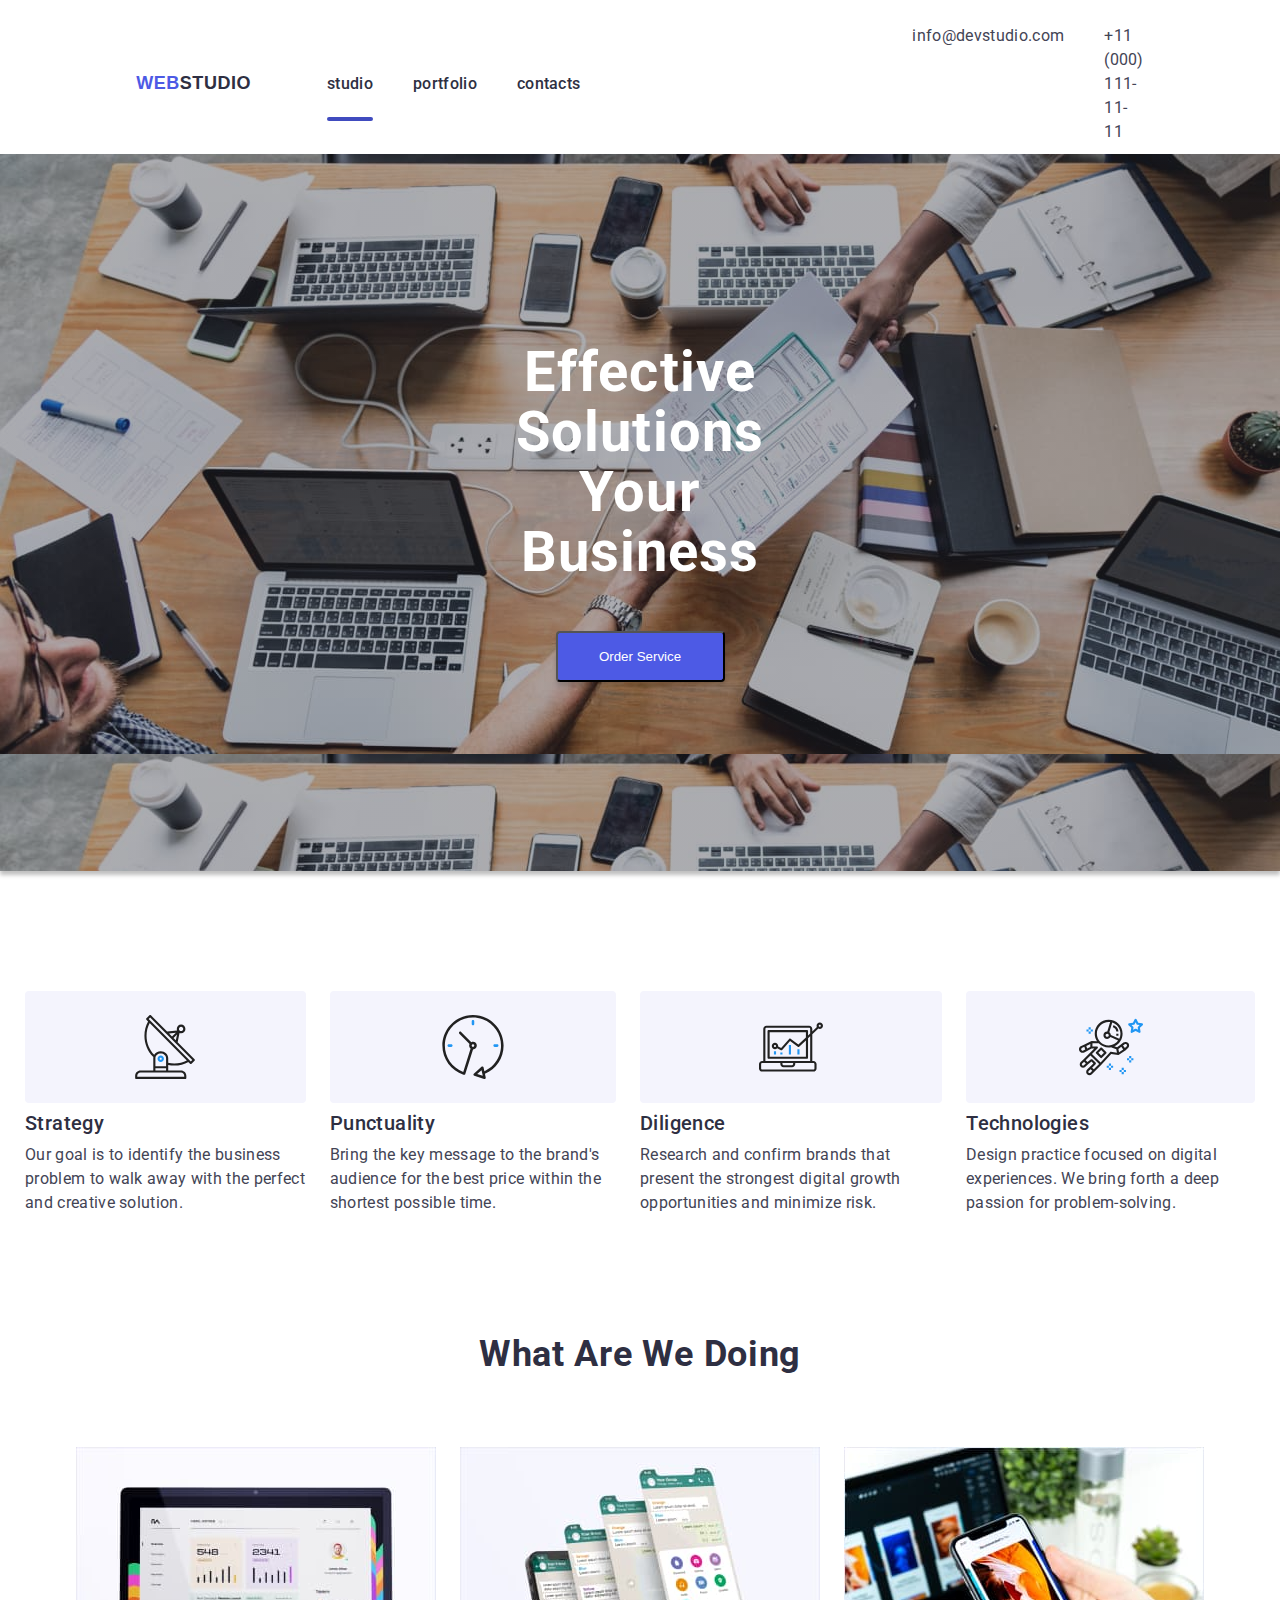
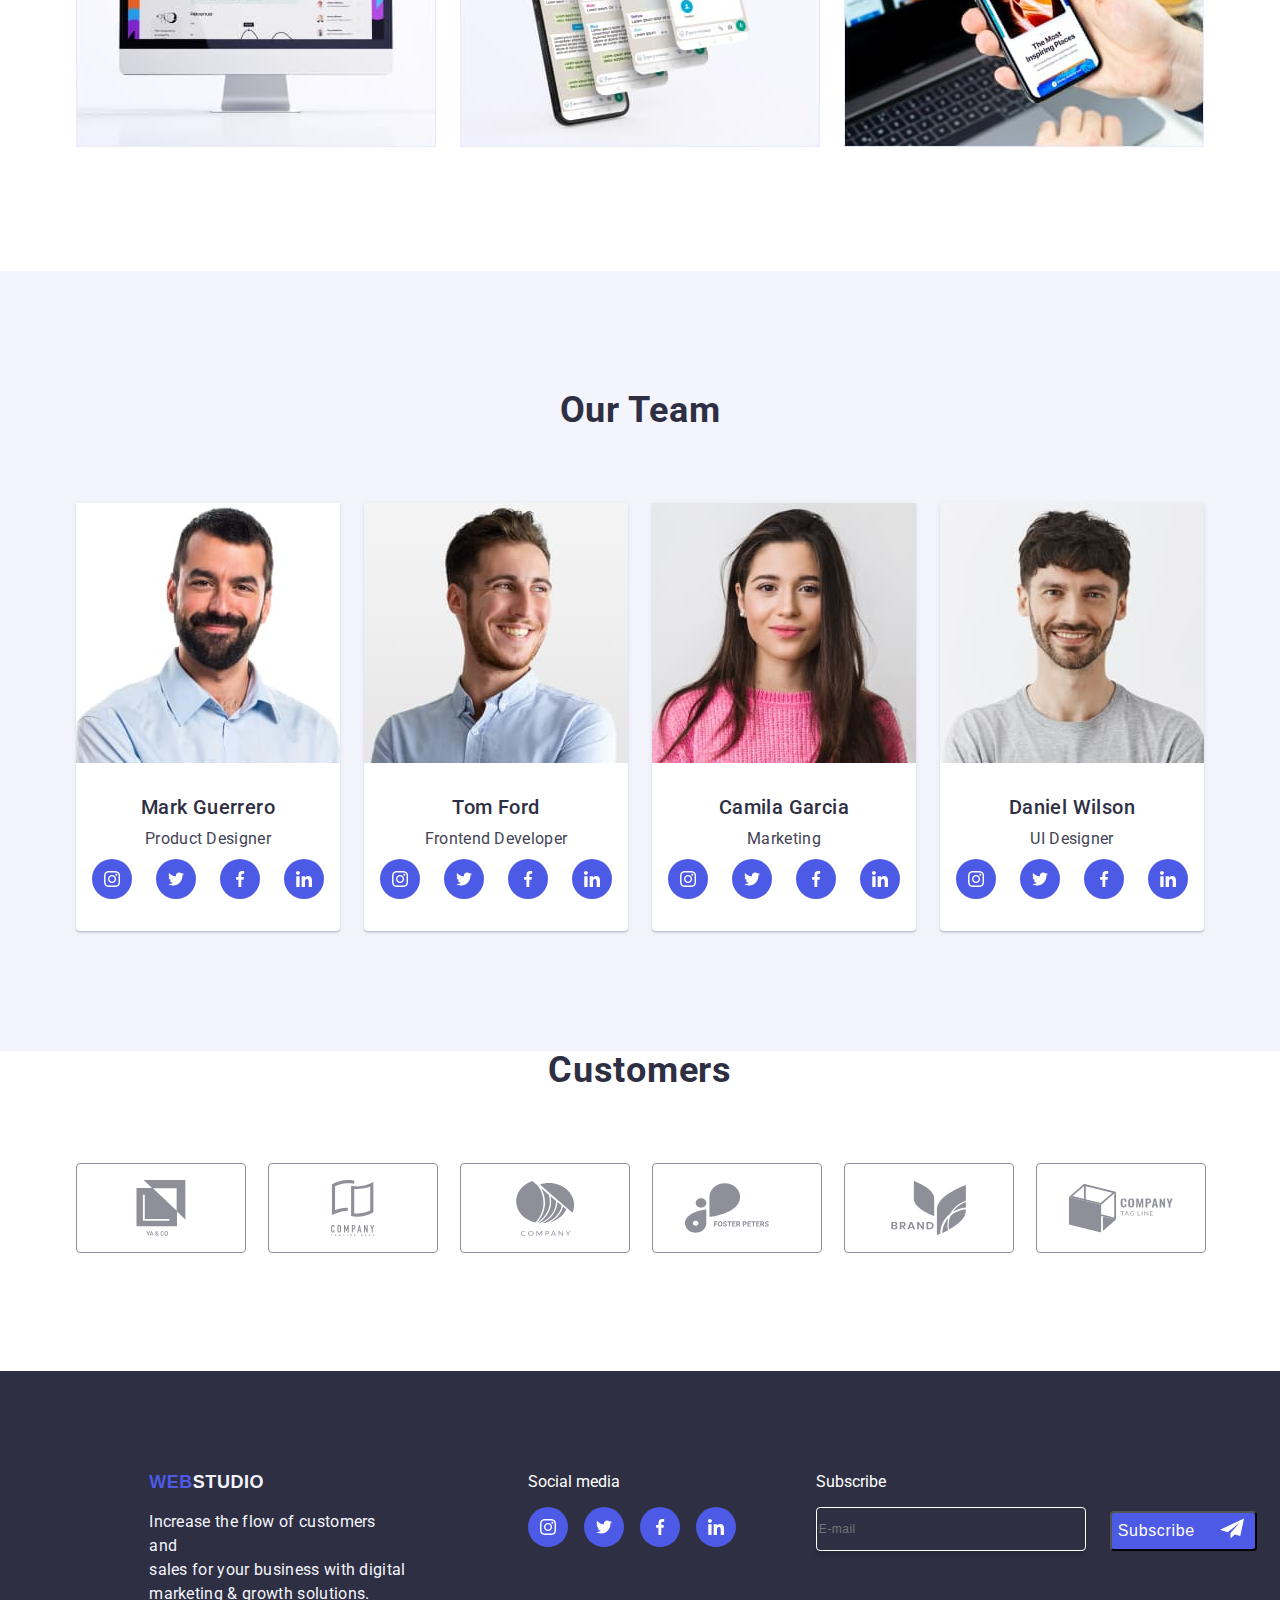
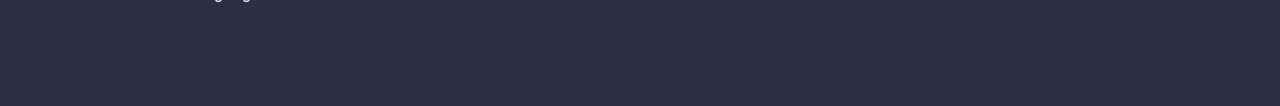
<file: index.html>
<!DOCTYPE html>
<html lang="en">
  <head>
    <meta charset="UTF-8" />
    <meta name="viewport" content="width=device-width, initial-scale=1.0" />
    <title>Document</title>
    <link rel="preconnect" href="https://fonts.googleapis.com" />
    <link rel="preconnect" href="https://fonts.gstatic.com" crossorigin />
    <link
      href="https://fonts.googleapis.com/css2?family=Raleway:ital,wght@0,100..900;1,100..900&family=Roboto:wght@400;500;700&display=swap"
      rel="stylesheet"
    />
    <link
      rel="stylesheet"
      href="https://cdnjs.cloudflare.com/ajax/libs/modern-normalize/2.0.0/modern-normalize.min.css"
      integrity="sha512-4xo8blKMVCiXpTaLzQSLSw3KFOVPWhm/TRtuPVc4WG6kUgjH6J03IBuG7JZPkcWMxJ5huwaBpOpnwYElP/m6wg=="
      crossorigin="anonymous"
      referrerpolicy="no-referrer"
    />
    <link rel="stylesheet" href="./css/reset.css" />
    <link rel="stylesheet" href="./css/styles.css" />
  </head>
  <body>
    <header>
      <div class="header">
        <div class="fon-header">
          <nav class="nav-flex">
            <a class="logo" href="./index.html">Web<span class="header-studio">Studio</span></a>

            <ul class="nav">
              <li class="studio-block">
                <a class="nav-list line-bottom" href="./index.html">studio</a>
              </li>
              <li><a class="nav-list" href="./portfolio.html">portfolio</a></li>
              <li><a class="nav-list" href="">contacts</a></li>
            </ul>
          </nav>
          <address>
            <ul class="address">
              <li class="address-list">
                <a class="mail" href="malito:info@devstudio.com">info@devstudio.com</a>
              </li>
              <li class="address-list">
                <a class="tel" href="tel:+110001111111">+11 (000) 111-11-11</a>
              </li>
            </ul>
          </address>
        </div>
      </div>
    </header>

    <main>
      <!-- ////-HERO-//// -->
      <section class="hero">
        <div class="fon-hero">
          <h1 class="hero-title">
            Effective Solutions <br />
            Your Business
          </h1>
          <button class="button-hero" data-modal-open type="button">Order Service</button>
        </div>
      </section>
      <section class="container">
        <ul class="text">
          <li class="text-block">
            <div class="text-fon">
              <svg class="text-icon" width="64" height="64">
                <use href="./images/symbol-defs.svg#icon-antenna"></use>
              </svg>
            </div>
            <h2 class="list">Strategy</h2>
            <p class="item">
              Our goal is to identify the business problem to walk away with the perfect and
              creative solution.
            </p>
          </li>
          <li class="text-block">
            <div class="text-fon">
              <svg class="text-icon" width="64" height="64">
                <use href="./images/symbol-defs.svg#icon-clock"></use>
              </svg>
            </div>
            <h2 class="list">Punctuality</h2>
            <p class="item">
              Bring the key message to the brand's audience for the best price within the shortest
              possible time.
            </p>
          </li>
          <li class="text-block">
            <div class="text-fon">
              <svg class="text-icon" width="64" height="64">
                <use href="./images/symbol-defs.svg#icon-diagram"></use>
              </svg>
            </div>
            <h2 class="list">Diligence</h2>
            <p class="item">
              Research and confirm brands that present the strongest digital growth opportunities
              and minimize risk.
            </p>
          </li>
          <li class="text-block">
            <div class="text-fon">
              <svg class="text-icon" width="64" height="64">
                <use href="./images/symbol-defs.svg#icon-astronaut"></use>
              </svg>
            </div>
            <h2 class="list">Technologies</h2>
            <p class="item">
              Design practice focused on digital experiences. We bring forth a deep passion for
              problem-solving.
            </p>
          </li>
        </ul>
      </section>

      <!-- ///////What are we doing//////// -->
      <section class="container">
        <div class="recklama-block">
          <h2>What are we doing</h2>
          <ul class="recklama-img">
            <li class="recklama-picture">
              <a href=""><img src="./images/mohitor.jpg" alt="monitor" width="360" /> </a>
            </li>
            <li class="recklama-picture">
              <a href=""><img src="./images/phone.jpg" alt="phone" width="360" /> </a>
            </li>
            <li class="recklama-picture">
              <a href=""><img src="./images/notebook.jpg" alt="notebook" width="360" /> </a>
            </li>
          </ul>
        </div>
        <!-- ///////Personal///// -->
      </section>
      <section class="fon">
        <div class="team">
          <h2>Our Team</h2>
          <ul class="team-block">
            <li class="team-img">
              <a class="team-list" href=""
                ><img src="./images/mark.jpg" alt="Product Designer" width="264" />
                <h3>Mark Guerrero</h3>
                <p>Product Designer</p></a
              >
              <ul class="social-block">
                <li class="social-link">
                  <a class="social-href" href="">
                    <svg>
                      <use
                        href="./images/symbol-defs.svg#icon-instagram"
                        width="16"
                        height="16"
                      ></use>
                    </svg>
                  </a>
                </li>
                <li class="social-link">
                  <a class="social-href" href="">
                    <svg>
                      <use
                        href="./images/symbol-defs.svg#icon-twitter"
                        width="16"
                        height="16"
                      ></use>
                    </svg>
                  </a>
                </li>
                <li class="social-link">
                  <a class="social-href" href="">
                    <svg>
                      <use
                        href="./images/symbol-defs.svg#icon-facebook"
                        width="16"
                        height="16"
                      ></use>
                    </svg>
                  </a>
                </li>
                <li class="social-link">
                  <a class="social-href" href="">
                    <svg>
                      <use
                        href="./images/symbol-defs.svg#icon-linkedin"
                        width="16"
                        height="16"
                      ></use>
                    </svg>
                  </a>
                </li>
              </ul>
            </li>
            <li class="team-img">
              <a class="team-list" href=""
                ><img src="./images/tom.jpg" alt="Frontend Developer" width="264" />
                <h3>Tom Ford</h3>
                <p>Frontend Developer</p></a
              >
              <ul class="social-block">
                <li class="social-link">
                  <a class="social-href" href="">
                    <svg>
                      <use
                        href="./images/symbol-defs.svg#icon-instagram"
                        width="16"
                        height="16"
                      ></use>
                    </svg>
                  </a>
                </li>
                <li class="social-link">
                  <a class="social-href" href="">
                    <svg>
                      <use
                        href="./images/symbol-defs.svg#icon-twitter"
                        width="16"
                        height="16"
                      ></use>
                    </svg>
                  </a>
                </li>
                <li class="social-link">
                  <a class="social-href" href="">
                    <svg>
                      <use
                        href="./images/symbol-defs.svg#icon-facebook"
                        width="16"
                        height="16"
                      ></use>
                    </svg>
                  </a>
                </li>
                <li class="social-link">
                  <a class="social-href" href="">
                    <svg>
                      <use
                        href="./images/symbol-defs.svg#icon-linkedin"
                        width="16"
                        height="16"
                      ></use>
                    </svg>
                  </a>
                </li>
              </ul>
            </li>
            <li class="team-img">
              <a class="team-list" href="">
                <img src="./images/kamila.jpg" alt="Marketing" width="264" />
                <h3>Camila Garcia</h3>
                <p>Marketing</p>
              </a>
              <ul class="social-block">
                <li class="social-link">
                  <a class="social-href" href="">
                    <svg>
                      <use
                        href="./images/symbol-defs.svg#icon-instagram"
                        width="16"
                        height="16"
                      ></use>
                    </svg>
                  </a>
                </li>
                <li class="social-link">
                  <a class="social-href" href="">
                    <svg>
                      <use
                        href="./images/symbol-defs.svg#icon-twitter"
                        width="16"
                        height="16"
                      ></use>
                    </svg>
                  </a>
                </li>
                <li class="social-link">
                  <a class="social-href" href="">
                    <svg>
                      <use
                        href="./images/symbol-defs.svg#icon-facebook"
                        width="16"
                        height="16"
                      ></use>
                    </svg>
                  </a>
                </li>
                <li class="social-link">
                  <a class="social-href" href="">
                    <svg>
                      <use
                        href="./images/symbol-defs.svg#icon-linkedin"
                        width="16"
                        height="16"
                      ></use>
                    </svg>
                  </a>
                </li>
              </ul>
            </li>
            <li class="team-img">
              <a class="team-list" href=""
                ><img src="./images/daniel.jpg" alt="UI Designer" width="264" />
                <h3>Daniel Wilson</h3>
                <p>UI Designer</p></a
              >
              <ul class="social-block">
                <li class="social-link">
                  <a class="social-href" href="">
                    <svg>
                      <use
                        href="./images/symbol-defs.svg#icon-instagram"
                        width="16"
                        height="16"
                      ></use>
                    </svg>
                  </a>
                </li>
                <li class="social-link">
                  <a class="social-href" href="">
                    <svg>
                      <use
                        href="./images/symbol-defs.svg#icon-twitter"
                        width="16"
                        height="16"
                      ></use>
                    </svg>
                  </a>
                </li>
                <li class="social-link">
                  <a class="social-href" href="">
                    <svg>
                      <use
                        href="./images/symbol-defs.svg#icon-facebook"
                        width="16"
                        height="16"
                      ></use>
                    </svg>
                  </a>
                </li>
                <li class="social-link">
                  <a class="social-href" href="">
                    <svg>
                      <use
                        href="./images/symbol-defs.svg#icon-linkedin"
                        width="16"
                        height="16"
                      ></use>
                    </svg>
                  </a>
                </li>
              </ul>
            </li>
          </ul>
        </div>
      </section>
      <!-- /////Customers///// -->
      <section class="container">
        <div class="customers">
          <h2>Customers</h2>
          <ul class="customers-block">
            <li class="customers-item">
              <a href="" class="customers-border">
                <svg>
                  <use href="./images/symbol-defs.svg#icon-group-1" widht="104" height="56"></use>
                </svg>
              </a>
            </li>
            <li class="customers-item">
              <a href="" class="customers-border">
                <svg>
                  <use href="./images/symbol-defs.svg#icon-group" widht="104" height="56"></use>
                </svg>
              </a>
            </li>
            <li class="customers-item">
              <a href="" class="customers-border">
                <svg>
                  <use href="./images/symbol-defs.svg#icon-group-2" widht="104" height="56"></use>
                </svg>
              </a>
            </li>
            <li class="customers-item">
              <a href="" class="customers-border">
                <svg>
                  <use href="./images/symbol-defs.svg#icon-group-3" widht="104" height="56"></use>
                </svg>
              </a>
            </li>
            <li class="customers-item">
              <a href="" class="customers-border">
                <svg>
                  <use href="./images/symbol-defs.svg#icon-group-4" widht="104" height="56"></use>
                </svg>
              </a>
            </li>
            <li class="customers-item">
              <a href="" class="customers-border">
                <svg>
                  <use href="./images/symbol-defs.svg#icon-group-5" widht="104" height="56"></use>
                </svg>
              </a>
            </li>
          </ul>
        </div>
      </section>
    </main>

    <footer class="footer">
      <div class="container">
        <div class="footer-fon">
          <div>
            <a class="footer-logo" href="./index.html"
              >Web<span class="footer-studio">Studio</span></a
            >
            <p class="footer-text">
              Increase the flow of customers and <br />
              sales for your business with digital <br />marketing & growth solutions.
            </p>
          </div>

          <div class="footer-social">
            <p>Social media</p>
            <ul class="footer-social-block">
              <li class="footer-social-items">
                <a class="footer-social-link" href="">
                  <svg><use href="./images/symbol-defs.svg#icon-instagram"></use></svg>
                </a>
              </li>
              <li class="footer-social-items">
                <a class="footer-social-link" href="">
                  <svg><use href="./images/symbol-defs.svg#icon-twitter"></use></svg>
                </a>
              </li>
              <li class="footer-social-items">
                <a class="footer-social-link" href="">
                  <svg><use href="./images/symbol-defs.svg#icon-facebook"></use></svg>
                </a>
              </li>
              <li class="footer-social-items">
                <a class="footer-social-link" href="">
                  <svg><use href="./images/symbol-defs.svg#icon-linkedin"></use></svg>
                </a>
              </li>
            </ul>
          </div>
          <form class="footer-form">
            <div class="subscribe">
              <label for="subscribe">Subscribe</label>
              <input type="email" name="subscribe" id="subscribe" placeholder="E-mail" />
            </div>
            <div class="button-subscribe">
              <button type="submit">Subscribe</button>
              <svg class="subscribe-svg">
                <use href="./images/symbol-defs.svg#icon-flay"></use>
              </svg>
            </div>
          </form>
        </div>
      </div>
    </footer>
    <!-- Модалка -->
    <div class="backdrop is-hidden" data-modal>
      <div class="modal">
        <form class="form" autocomplete="off">
          <p>Leave your contacts and we will call you back</p>
          <div class="info">
            <input class="info-input" type="text" name="name" id="name" placeholder=" " autofocus />
            <label class="info-label" for="name">Name </label>
            <svg class="info-svg">
              <use href="./images/symbol-defs.svg#person-modal"></use>
            </svg>
          </div>

          <div class="info">
            <input class="info-input" type="tel" name="phone" id="phone" placeholder=" " />
            <label class="info-label" for="phone">Phone </label>
            <svg class="info-svg">
              <use href="./images/symbol-defs.svg#phone-modal"></use>
            </svg>
          </div>

          <div class="info">
            <input class="info-input" type="email" name="mail" id="mail" placeholder=" " />
            <label class="info-label" for="mail">Email </label>
            <svg class="info-svg">
              <use href="./images/symbol-defs.svg#email-modal"></use>
            </svg>
          </div>
          <div class="comment">
            <label for="comment">Comment</label>
            <textarea name="comment" id="comment" rows="8" placeholder="Text input"></textarea>
          </div>
          <div class="policy">
            <label class="checkbox-label" for="policy">
              <input class="checkbox" type="checkbox" name="policy" id="policy" />
             <span class="checkbox-border"></span>
              <span class="checkbox-accept"> I accept the terms and conditions of the</span>
              
            </label>
          </div>
          <div class="submit-button">
            <button class="submit" type="submit">send</button>
          </div>
        </form>
        <div class="close-fon" data-modal-close>
          <svg class="close-modal" width="8" height="8">
            <use href="./images/symbol-defs.svg#icon-close" alt="close" />
          </svg>
        </div>
      </div>
    </div>
    <script src="./js/modal.js"></script>
  </body>
</html>
</file>
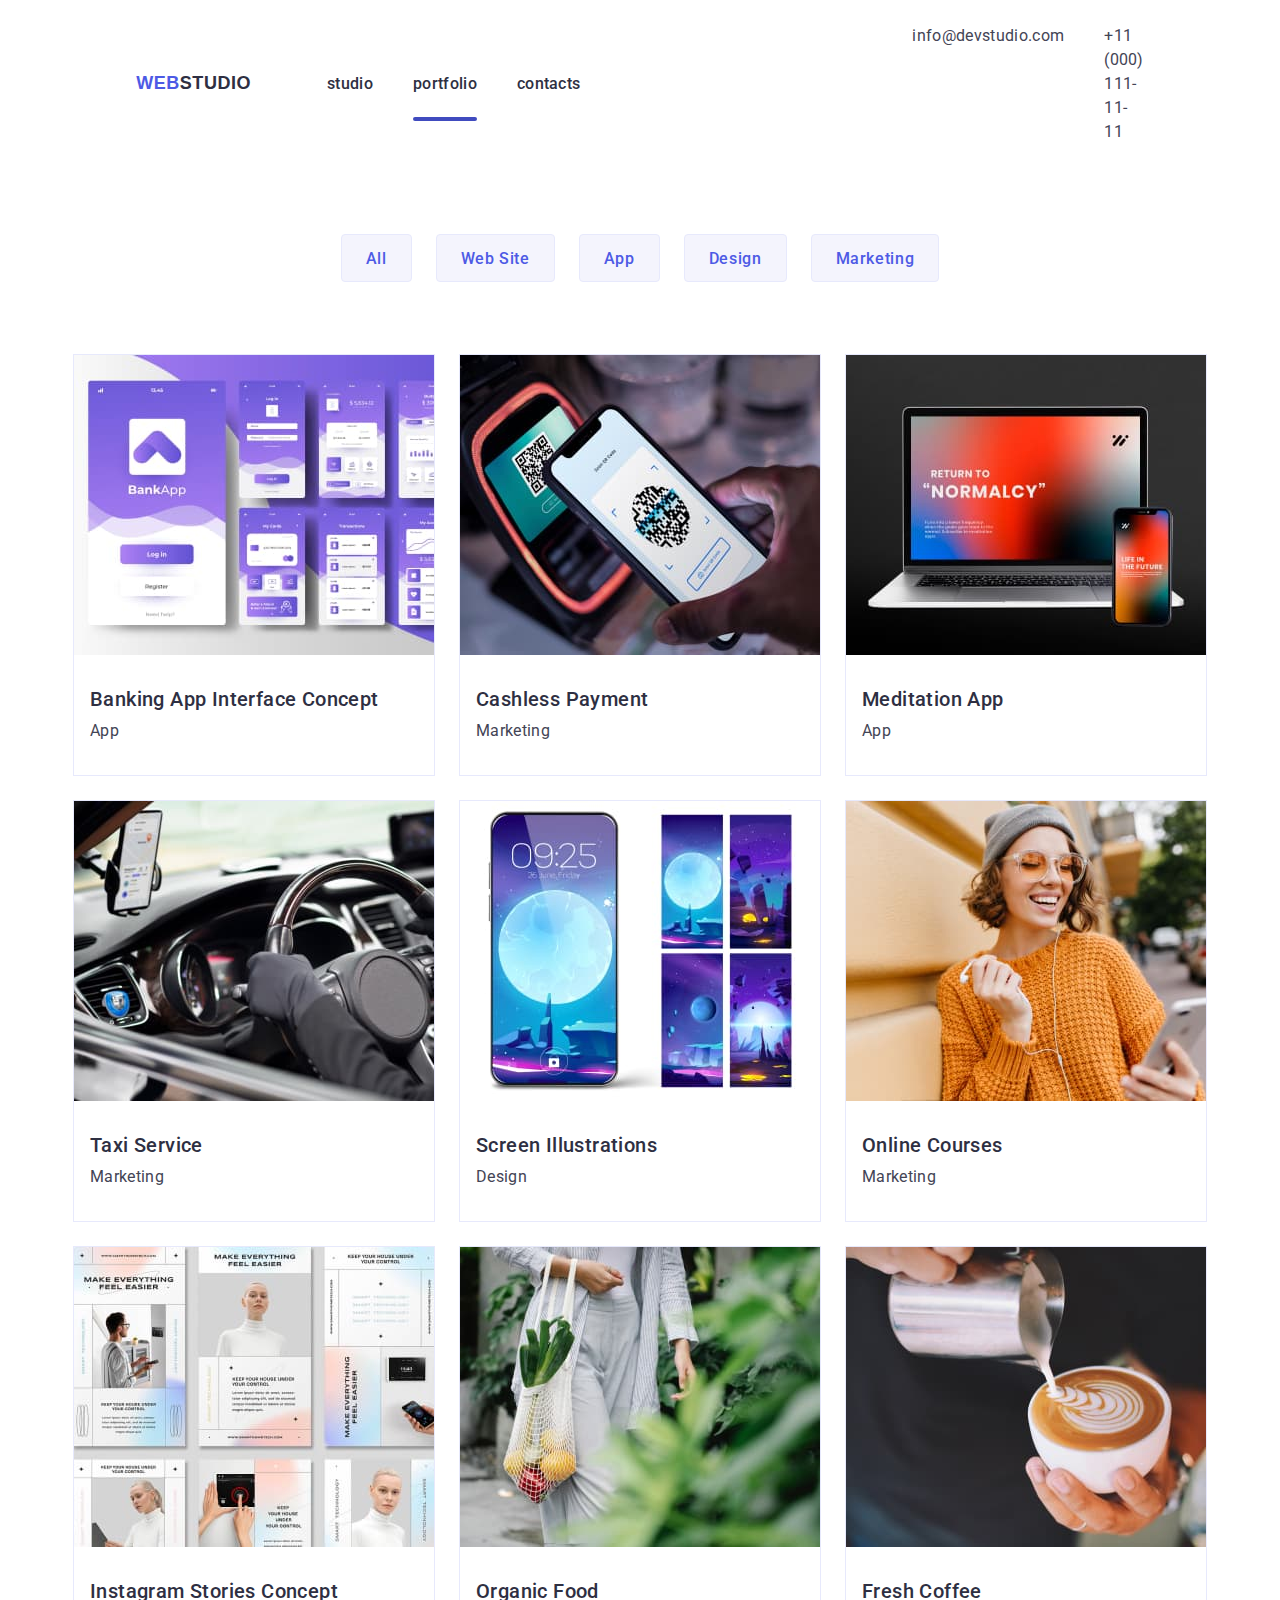
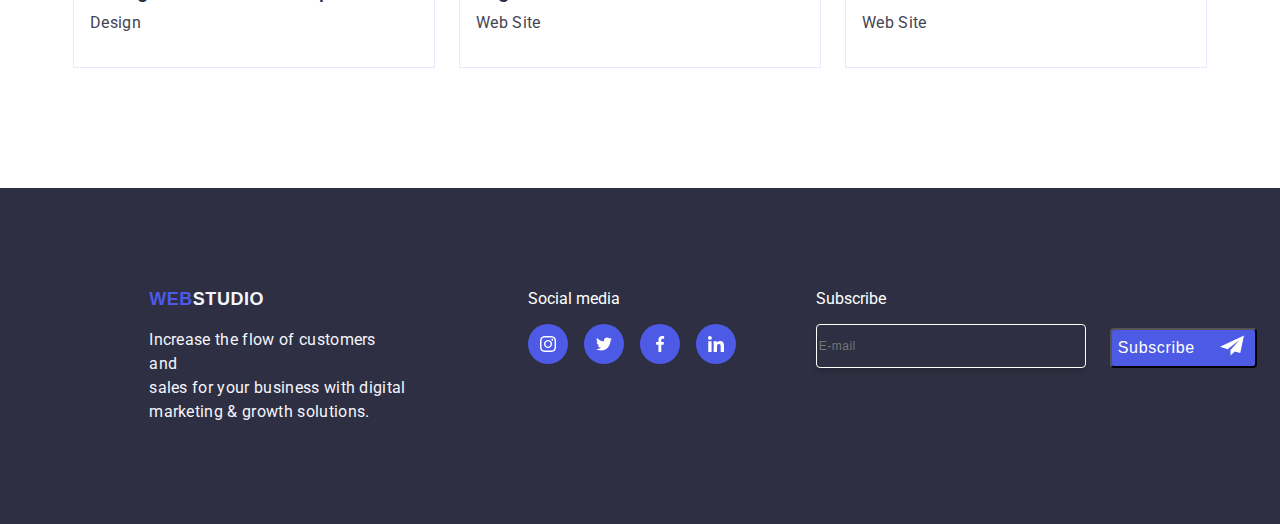
<file: portfolio.html>
<!DOCTYPE html>
<html lang="en">
  <head>
    <meta charset="UTF-8" />
    <meta name="viewport" content="width=device-width, initial-scale=1.0" />
    <title>Document</title>
    <link rel="preconnect" href="https://fonts.googleapis.com" />
    <link rel="preconnect" href="https://fonts.gstatic.com" crossorigin />
    <link
      href="https://fonts.googleapis.com/css2?family=Raleway:ital,wght@0,100..900;1,100..900&family=Roboto:wght@400;500;700&display=swap"
      rel="stylesheet"
    />
    <link
      rel="stylesheet"
      href="https://cdnjs.cloudflare.com/ajax/libs/modern-normalize/2.0.0/modern-normalize.min.css"
      integrity="sha512-4xo8blKMVCiXpTaLzQSLSw3KFOVPWhm/TRtuPVc4WG6kUgjH6J03IBuG7JZPkcWMxJ5huwaBpOpnwYElP/m6wg=="
      crossorigin="anonymous"
      referrerpolicy="no-referrer"
    />
    <link rel="stylesheet" href="./css/reset.css" />
    <link rel="stylesheet" href="./css/styles.css" />
  </head>
  <body>
    <header class="header">
      <div class="header">
        <div class="fon-header margin-header">
          <nav class="nav-flex">
            <a class="logo" href="./index.html">Web<span class="header-studio">Studio</span></a>

            <ul class="nav">
              <li><a class="nav-list" href="./index.html">studio</a></li>
              <li><a class="nav-list line-bottom" href="./portfolio.html">portfolio</a></li>
              <li><a class="nav-list" href="">contacts</a></li>
            </ul>
          </nav>
          <address>
            <ul class="address">
              <li class="address-list">
                <a class="mail" href="malito:info@devstudio.com">info@devstudio.com</a>
              </li>
              <li class="address-list">
                <a class="tel" href="tel:+110001111111">+11 (000) 111-11-11</a>
              </li>
            </ul>
          </address>
        </div>
      </div>
    </header>
    <main>
      <!-- ///////Button-Portfolio//////////// -->
      <section class="container btn">
        <ul class="button-block">
          <li><button class="button-portfolio all" type="button">All</button></li>
          <li><button class="button-portfolio web" type="button">Web Site</button></li>
          <li><button class="button-portfolio app" type="button">App</button></li>
          <li><button class="button-portfolio design" type="button">Design</button></li>
          <li><button class="button-portfolio marketing" type="button">Marketing</button></li>
        </ul>
        <!-- //////Portfolio///////// -->
      </section>
      <section class="container">
        <ul class="label">
          <li class="label-items">
            <a class="label-img" href=""
              ><div class="label-block">
                <img src="./images/bankapp.jpg" alt="Cashless Payment" width="360" />
                <div class="label-fone">
                  <p>
                    14 Stylish and User-Friendly App Design Concepts · Task Manager App · Calorie
                    Tracker App · Exotic Fruit Ecommerce App · Cloud Storage App
                  </p>
                </div>
              </div>
              <h2>Banking App Interface Concept</h2>
              <p>App</p></a
            >
          </li>
          <li class="label-items">
            <a class="label-img" href=""
              ><div class="label-block">
                <img src="./images/quarcode.jpg" alt="Cashless Payment" width="360" />
                <div class="label-fone">
                  <p>
                    14 Stylish and User-Friendly App Design Concepts · Task Manager App · Calorie
                    Tracker App · Exotic Fruit Ecommerce App · Cloud Storage App
                  </p>
                </div>
              </div>
              <h2>Cashless Payment</h2>
              <p>Marketing</p>
            </a>
          </li>
          <li class="label-items">
            <a class="label-img" href=""
              ><div class="label-block">
                <img src="./images/notebookfone.jpg" alt="Cashless Payment" width="360" />
                <div class="label-fone">
                  <p>
                    14 Stylish and User-Friendly App Design Concepts · Task Manager App · Calorie
                    Tracker App · Exotic Fruit Ecommerce App · Cloud Storage App
                  </p>
                </div>
              </div>
              <h2>Meditation App</h2>
              <p>App</p>
            </a>
          </li>
          <li class="label-items">
            <a class="label-img" href=""
              ><div class="label-block">
                <img src="./images/avto.jpg" alt="Cashless Payment" width="360" />
                <div class="label-fone">
                  <p>
                    14 Stylish and User-Friendly App Design Concepts · Task Manager App · Calorie
                    Tracker App · Exotic Fruit Ecommerce App · Cloud Storage App
                  </p>
                </div>
              </div>
              <h2>Taxi Service</h2>
              <p>Marketing</p>
            </a>
          </li>
          <li class="label-items">
            <a class="label-img" href=""
              ><div class="label-block">
                <img src="./images/smartfone.jpg" alt="Cashless Payment" width="360" />
                <div class="label-fone">
                  <p>
                    14 Stylish and User-Friendly App Design Concepts · Task Manager App · Calorie
                    Tracker App · Exotic Fruit Ecommerce App · Cloud Storage App
                  </p>
                </div>
              </div>
              <h2>Screen Illustrations</h2>
              <p>Design</p>
            </a>
          </li>
          <li class="label-items">
            <a class="label-img" href=""
              ><div class="label-block">
                <img src="./images/orang.jpg" alt="Cashless Payment" width="360" />
                <div class="label-fone">
                  <p>
                    14 Stylish and User-Friendly App Design Concepts · Task Manager App · Calorie
                    Tracker App · Exotic Fruit Ecommerce App · Cloud Storage App
                  </p>
                </div>
              </div>
              <h2>Online Courses</h2>
              <p>Marketing</p>
            </a>
          </li>
          <li class="label-items">
            <a class="label-img" href=""
              ><div class="label-block">
                <img src="./images/instagram.jpg" alt="Cashless Payment" width="360" />
                <div class="label-fone">
                  <p>
                    14 Stylish and User-Friendly App Design Concepts · Task Manager App · Calorie
                    Tracker App · Exotic Fruit Ecommerce App · Cloud Storage App
                  </p>
                </div>
              </div>
              <h2>Instagram Stories Concept</h2>
              <p>Design</p>
            </a>
          </li>
          <li class="label-items">
            <a class="label-img" href=""
              ><div class="label-block">
                <img src="./images/food.jpg" alt="Cashless Payment" width="360" />
                <div class="label-fone">
                  <p>
                    14 Stylish and User-Friendly App Design Concepts · Task Manager App · Calorie
                    Tracker App · Exotic Fruit Ecommerce App · Cloud Storage App
                  </p>
                </div>
              </div>
              <h2>Organic Food</h2>
              <p>Web Site</p>
            </a>
          </li>
          <li class="label-items">
            <a class="label-img" href=""
              ><div class="label-block">
                <img src="./images/kofe.jpg" alt="Cashless Payment" width="360" />
                <div class="label-fone">
                  <p>
                    14 Stylish and User-Friendly App Design Concepts · Task Manager App · Calorie
                    Tracker App · Exotic Fruit Ecommerce App · Cloud Storage App
                  </p>
                </div>
              </div>
              <h2>Fresh Coffee</h2>
              <p>Web Site</p>
            </a>
          </li>
        </ul>
      </section>
    </main>
    <footer class="footer">
      <div class="container">
        <div class="footer-fon">
          <div>
            <a class="footer-logo" href="./index.html"
              >Web<span class="footer-studio">Studio</span></a
            >
            <p class="footer-text">
              Increase the flow of customers and <br />
              sales for your business with digital <br />marketing & growth solutions.
            </p>
          </div>

          <div class="footer-social">
            <p>Social media</p>
            <ul class="footer-social-block">
              <li class="footer-social-items">
                <a class="footer-social-link" href="">
                  <svg><use href="./images/symbol-defs.svg#icon-instagram"></use></svg>
                </a>
              </li>
              <li class="footer-social-items">
                <a class="footer-social-link" href="">
                  <svg><use href="./images/symbol-defs.svg#icon-twitter"></use></svg>
                </a>
              </li>
              <li class="footer-social-items">
                <a class="footer-social-link" href="">
                  <svg><use href="./images/symbol-defs.svg#icon-facebook"></use></svg>
                </a>
              </li>
              <li class="footer-social-items">
                <a class="footer-social-link" href="">
                  <svg><use href="./images/symbol-defs.svg#icon-linkedin"></use></svg>
                </a>
              </li>
            </ul>
          </div>
          <form class="footer-form">
            <div class="subscribe">
              <label for="subscribe">Subscribe</label>
              <input type="email" name="subscribe" id="subscribe" placeholder="E-mail" />
            </div>
            <div class="button-subscribe">
              <button type="submit">Subscribe</button>
              <svg class="subscribe-svg">
                <use href="./images/symbol-defs.svg#icon-flay"></use>
              </svg>
            </div>
          </form>
        </div>
      </div>
    </footer>
  </body>
</html>
</file>
<file: css/styles.css>
:root {
    --navy-blue: #2E2F42;
    --slate: #434455;
    --ocean: #404BBF;
    --iris: #4D5AE5;
    --white: #ffff;
    --cloud: #F4F4FD;
    --cornflower: #E7E9FC;
    --green: #31D0AA;
    --DAIRY: #fcfcfc;

    --font-family: 'Roboto', sans-serif;
    --second-family: ' Raleway', sans-serif;

}

html {
    list-style: none;

}



body {
    font-family: var(--font-family);
    color: var(--navy-blue);
    list-style: none;
    margin: 0;
    background-color: #ffff;
}

ul {
    list-style: none;
}

.container {
    width: 1230px;
    padding: 0 15px;
    margin: 0 auto;

}

/* //////////////  header ////////////////*/

.logo {

    font-family: var(--second-family);
    font-weight: 800;
    font-size: 18px;
    line-height: 117%;
    letter-spacing: 0.03em;
    text-transform: uppercase;
    color: var(--iris);
    text-decoration: none;
}

.header {
    display: flex;
    align-items: center;
    justify-content: center;

}

.fon-header {
    display: flex;
    align-items: center;
    justify-content: center;
    padding: 14px 153px 0 153px;
}

.nav-flex {
    display: flex;
    align-items: center;

}

.address {
    display: flex;
    margin-left: 332px;

    padding: 10px 0;
    gap: 40px;
}

address {
    display: flex;
}

.header-studio {
    color: var(--navy-blue);
}

.nav {
    display: flex;
    margin-left: 76px;
    gap: 40px;

    font-weight: 500;
    line-height: 150%;
}

.nav-list {

    display: block;
    font-weight: 500;
    line-height: 150%;
    letter-spacing: 0.32px;
    padding-top: 24px;
    padding-bottom: 24px;
    position: relative;
    color: var(--navy-blue);
    transition: color 250ms cubic-bezier(0.4, 0, 0.2, 1);
}

.nav-list:hover,
.nav-list:focus {
    color: var(--ocean);
}

.line-bottom::after {
    content: '';
    display: block;

    position: absolute;

    width: 100%;
    height: 4px;
    border-radius: 2px;
    background-color: var(--ocean);
    bottom: -1px;

}

.mail {
    font-size: 16px;
    line-height: 150%;
    letter-spacing: 0.02em;
    color: var(--slate);
    text-decoration: none;
    transition: color 250ms cubic-bezier(0.4, 0, 0.2, 1);
}

.mail:hover,
.mail:focus {
    color: var(--ocean);
}

.tel {

    font-size: 16px;
    line-height: 150%;
    letter-spacing: 0.02em;
    color: var(--slate);
    text-decoration: none;
    transition: color 250ms cubic-bezier(0.4, 0, 0.2, 1);
}

.tel:hover,
.tel:focus {
    color: var(--ocean);
}

/* //////////HERO////////////// */
.hero {
    /* width: 1440px; */

    display: flex;
    justify-content: center;
    margin: 0 auto;

}

.fon-hero {

    padding: 189px 472.5px;
    margin-bottom: 120px;

    background: linear-gradient(to right, rgba(47, 48,
                58,
                0.4), rgba(47,
                48, 58, 0.4)),
        url(../images/people-office.jpg);


    box-shadow: 0px 4px 4px 0px rgba(0, 0, 0, 0.25);
    text-align: center;
}

.hero-title {
    margin-bottom: 48px;
    font-weight: 700;
    font-size: 56px;
    line-height: 107%;
    letter-spacing: 0.02em;
    color: var(--white);
}

.button-hero {
    border-radius: 4px;
    padding: 16px 22px;
    width: 169px;
    box-shadow: 0 4px 4px 0 rgba(0, 0, 0, 0.15);
    background: var(--iris);
    color: white;
    cursor: pointer;
    transition: background-color 250ms cubic-bezier(0.4, 0, 0.2, 1);
}

.button-hero:hover,
.button-hero:focus {
    background-color: var(--ocean);
}

/* ////////modal//////////// */
.backdrop {
    position: fixed;
    top: 0;
    left: 0;
    width: 100%;
    height: 100%;
    background-color: rgba(46, 47, 66, 0.4);

}

.is-hidden {
    display: none;
    pointer-events: none;
}

.modal {

    position: absolute;
    top: 50%;
    left: 50%;
    transform: translate(-50%, -50%) scale(1);
    width: 408px;
    height: 584px;
    flex-shrink: 0;
    border-radius: 4px;
    background: var(--DAIRY);
    box-shadow: 0px 1px 1px 0px rgba(0, 0, 0, 0.14), 0px 1px 3px 0px rgba(0, 0, 0, 0.12),
        0px 2px 1px 0px rgba(0, 0, 0, 0.2);
}


.close-modal {
    position: absolute;
}

.close-fon {
    display: flex;
    align-items: center;
    justify-content: center;
    position: absolute;
    top: 24px;
    right: 24px;
    height: 24px;
    width: 24px;
    border-radius: 50%;
    background-color: #E7E9FC;
    transition: background-color 250ms cubic-bezier(0.4, 0, 0.2, 1),
        fill 250ms cubic-bezier(0.4, 0, 0.2, 1);
}

.close-fon:hover {
    background-color: var(--ocean);
    fill: #FFF;
}

textarea {
    resize: none;
}

.form {
    display: flex;
    flex-direction: column;

    width: 100%;
    height: 100%;
    padding: 20px;
}

.form>p {
    margin-top: 72px;
    margin-bottom: 16px;

    text-align: center;
    font-style: normal;
    font-weight: 500;
    line-height: 150%;
    letter-spacing: 0.32px;
    font-size: 16px;
}

.comment textarea {
    color: #8E8F99;

    font-family: Roboto;
    font-size: 12px;
    font-style: normal;
    font-weight: 400;
    line-height: 116.6%;
    letter-spacing: 0.48px;
}

.form label {


    color: #8E8F99;

    font-family: Roboto;
    font-size: 12px;
    font-style: normal;
    font-weight: 400;
    line-height: 116.6%;
    letter-spacing: 0.48px;
}

.info {
    position: relative;
}

.info-svg {
    position: absolute;
    width: 18px;
    height: 24px;
    top: 50%;
    left: 16px;
    transform: translateY(-80%);
    fill: var(--slate);
    transition: fill 250ms cubic-bezier(0.4, 0, 0.2, 1);
}

.info-label {
    position: absolute;
    left: 50px;
    bottom: 50%;
    transform: translateY(20%);
    transition: transform 250ms cubic-bezier(0.4, 0, 0.2, 1);
}

.info input {
    margin-bottom: 14px;
    padding-left: 40px;

    width: 360px;
    height: 40px;
    flex-shrink: 0;
    border-radius: 4px;
    border: 1px solid rgba(46, 47, 66, 0.40);
    transition: border 250ms cubic-bezier(0.4, 0, 0.2, 1);
}

.info:focus-within>.info-input {
    border: 1px solid var(--iris);
}

/*  //Скидання стилю input ////  */

:focus-visible {
    outline-color: 0;
    outline-style: 0;
    outline-width: 0;
}

.info-input:focus+.info-label,
.info-input:not(:placeholder-shown)+.info-label {
    transform: translateY(-180%);
    left: 0px;
}

.info-input:focus~.info-svg,
.info-input:not(:placeholder-shown)~.info-svg {
    fill: #4D5AE5;
}

.comment {
    display: flex;
    flex-direction: column;
    width: 360px;
    height: 120px;
    flex-shrink: 0;
}

.comment textarea {
    margin-bottom: 16px;
}

.policy {
    display: inline;
    margin-bottom: 24px;
}

.checkbox {
    position: absolute;
    width: 1px;
    height: 1px;
    margin: -1px;
    border: 0;
    padding: 0;
    clip: rect(0 0 0 0);
    overflow: hidden;
}

.checkbox-border {
    display: inline-block;
    border-radius: 2px;
    border: 1px solid var(--navy-blue);
    background-color: #FFF;
    width: 16px;
    height: 16px;

    transition: background-color 250ms cubic-bezier(0.4, 0, 0.2, 1);
}

.checkbox-label {
    display: flex;
    align-items: center;
}

.checkbox-accept {
    margin-left: 10px;
}

.checkbox:checked~.checkbox-border {
    border-color: transparent;
    background-color: var(--iris);
    background-image: url(../images/click.svg);
    background-size: contain;


}

.submit {
    display: inline-flex;
    padding: 12px 62px;

    border-radius: 4px;
    background: var(--iris);
    box-shadow: 0px 4px 4px 0px rgba(0, 0, 0, 0.15);
    color: var(--cloud);
    text-align: center;


    font-size: 16px;
    font-style: normal;
    font-weight: 500;
    line-height: 150%;

    letter-spacing: 0.64px
}

.submit-button {
    display: flex;
    justify-content: center;
    align-items: center;


}

/* ////////////////.....text.....//////////////////// */
.text {
    display: flex;
    gap: 24px;
}

.text-block {

    margin-bottom: 120px;
}

.text .list {

    margin-bottom: 8px;
    font-weight: 500;
    font-size: 20px;
    line-height: 120%;
    letter-spacing: 0.02em;
}

.text .item {
    margin: 0;

    font-family: var(--font-family);
    font-size: 16px;
    line-height: 150%;
    letter-spacing: 0.02em;
    color: var(--slate);
}

.text-fon {
    display: flex;
    justify-content: center;
    height: 112px;
    align-items: center;
    border-radius: 4px;
    margin-bottom: 8px;
    background-color: var(--cloud);
}

/* ////////////What are we doing///////////// */

.recklama-block>h2 {
    margin-bottom: 72px;
    font-weight: 700;
    font-size: 36px;
    line-height: 111%;
    letter-spacing: 0.02em;
    text-transform: capitalize;
    text-align: center;
}

.recklama-block {

    text-align: center;
}

.recklama-img {
    display: flex;
    justify-content: center;


    margin-bottom: 120px;

    gap: 24px;
}

/* /////////////Personal///////////////////// */
.fon {
    display: flex;
    justify-content: center;

}

.team {

    padding: 120px 156px;
    background: var(--cloud);
    size: calc(100%);

}

.team-block {
    display: flex;
    justify-content: center;

    gap: 24px;
    padding: 0;

}

.team>h2 {
    margin-bottom: 72px;
    text-align: center;
    font-size: 36px;
    font-style: normal;
    font-weight: 700;
    line-height: 111%;
    letter-spacing: 0.72px;
    text-transform: capitalize;
}

.team-list>h3 {
    margin-bottom: 8px;
    font-family: var(--font-family);
    font-weight: 500;
    font-size: 20px;
    line-height: 120%;
    letter-spacing: 0.02em;
    text-align: center;
    color: var(--navy-blue);
}

.team-list>p {
    font-family: var(--font-family);
    font-size: 16px;
    line-height: 150%;
    letter-spacing: 0.02em;
    text-align: center;
    color: var(--slate);

}

.team-list {
    display: flex;
    padding-bottom: 8px;
    flex-direction: column;
    justify-content: center;
    align-items: center;



}

.team-list>img {
    margin-bottom: 32px;

}

.team-img {
    border-radius: 0px 0px 4px 4px;
    background: var(--WHITE, #FFF);
    box-shadow: 0px 1px 6px 0px rgba(46, 47, 66, 0.08), 0px 1px 1px 0px rgba(46, 47, 66, 0.16), 0px 2px 1px 0px rgba(46, 47, 66, 0.08);
    text-decoration: none;
}

.social-block {
    display: flex;
    justify-content: center;
    gap: 24px;
    align-items: center;
    padding-bottom: 32px;
}

.social-link {


    width: 40px;
    height: 40px;

}

.social-href {
    display: flex;
    justify-content: center;
    align-items: center;
    height: 100%;
    width: 100%;
    border-radius: 50%;
    background-color: var(--iris);
    transition: background-color 250ms cubic-bezier(0.4, 0, 0.2, 1);

}

.social-href:hover,
.social-href:focus {
    background-color: var(--ocean);
}

.social-href>svg {
    fill: var(--white);
    width: 16px;
    height: 16px;
}

/* ///////////////Customers//////////// */
.customers {


    color: var(--navy-blue);
    text-align: center;
    font-size: 36px;
    font-style: normal;
    font-weight: 700;
    line-height: 111.1%;

    letter-spacing: 0.72px;
    text-transform: capitalize;

}

.customers h2 {
    margin-bottom: 72px;
}

.customers-block {
    display: flex;
    align-items: center;
    justify-content: center;
    gap: 24px;
    margin-bottom: 120px;


}

.customers-border {
    display: flex;
    justify-content: center;
    align-items: center;

    width: 100%;
    height: 100%;
    flex-shrink: 0;
    border-radius: 4px;
    border: 1px solid #8E8F99;
    transition: border 250ms cubic-bezier(0.4, 0, 0.2, 1);
}

.customers-item {
    width: 168px;
    height: 88px;
}

.customers-item:hover .customers-border {

    border-radius: 4px;
    border: 1px solid var(--ocean);
}

.customers-item:hover .customers-border svg {
    fill: var(--ocean);
}

.customers-border svg {
    fill: #8E8F99;
    width: 104px;
    height: 56px;
    transition: fill 250ms cubic-bezier(0.4, 0, 0.2, 1);
}

/* //////////////footer//////////////// */
.footer .container {
    width: 1440px;
    padding: 0;

}

.footer-fon {
    display: flex;
    justify-content: center;
    align-items: flex-start;
    background: var(--navy-blue);
    padding: 101px 165.2px 100px 149.2px;
}


.footer-text {
    font-family: var(--font-family);
    font-size: 16px;
    line-height: 150%;
    letter-spacing: 0.02em;
    color: var(--cloud);
}

.footer-logo {
    display: flex;

    margin-bottom: 17.5px;

    font-family: var(--second-family);
    font-weight: 800;
    font-size: 18px;
    line-height: 117%;
    letter-spacing: 0.03em;
    text-transform: uppercase;
    color: var(--iris);
}

.footer-studio {
    color: var(--cloud);
}

.footer .container {
    display: flex;
}

.footer-social {
    margin-left: 120px;
}

.footer-social>p {
    color: var(--white);
    margin-bottom: 16px;
}

.footer-social-block {
    display: flex;
    justify-content: center;
    align-items: center;
    gap: 16px;



}

.footer-social-items {
    width: 40px;
    height: 40px;
}

.footer-social-link {
    display: flex;
    justify-content: center;
    align-items: center;
    height: 100%;
    width: 100%;
    border-radius: 50%;
    background-color: var(--iris);
    transition: background-color 250ms cubic-bezier(0.4, 0, 0.2, 1);

}

.footer-social-link:hover,
.footer-social-link:focus {
    background-color: var(--green);
}

.footer-social-link>svg {
    width: 16px;
    height: 16px;
    fill: var(--white);
}

.subscribe label {
    display: flex;

    margin-bottom: 16px;
    color: #FFF;
}

.footer-form {
    display: flex;
    align-items: flex-end;


    margin-left: 80px;
}

.subscribe input {
    width: 264px;
    height: 40px;
    border-radius: 4px;
    background-color: var(--navy-blue);
    border: 1px solid #ffff;
    box-shadow: 0px 4px 4px 0px rgba(0, 0, 0, 0.15);
    color: white;
    font-size: 12px;
    font-style: normal;
    font-weight: 400;
    line-height: 200%;

    letter-spacing: 0.48px;
}

.button-subscribe {
    position: relative;
    display: flex;
    align-items: center;
    gap: 16px;

    margin-left: 24px;


}



.button-subscribe {
    width: 165px;
    height: 40px;
}

.button-subscribe button {
    padding: 6px;
    padding-right: 60px;
    border-radius: 4px;
    background-color: var(--iris);
    font-size: 16px;
    font-style: normal;
    font-weight: 500;
    line-height: 150%;
    color: #FFF;
    letter-spacing: 0.64px;
}

.subscribe-svg {
    position: absolute;
    top: 50%;
    left: 110px;
    width: 24px;
    height: 24px;
    transform: translateY(-60%);
}

/* ///////////////////////////////////////////////////////
/////////////////////////portfolio//////////////////////
/////////////////////////////////////////////////////// */

/* .button-block{
    width: 586px;
        height: 48px;
} */
/* ////////////BUTTON-Portfolio/////////////////// */

.margin-header {
    margin-bottom: 80px;
}

.btn {
    display: flex;
    justify-content: center;
}

.button-block {
    display: flex;
    align-items: flex-start;
    gap: 24px;
    margin-bottom: 72px;

}

.button-portfolio {
    border: 1px solid var(--cornflower);
    border-radius: 4px;
    padding: 12px 24px;
    height: 48px;
    background: var(--cloud);

    font-family: var(--font-family);
    font-weight: 500;
    font-size: 16px;
    line-height: 150%;
    letter-spacing: 0.04em;
    text-align: center;
    transition: box-shadow 250ms cubic-bezier(0.4, 0, 0.2, 1),
        background-color 250ms cubic-bezier(0.4, 0, 0.2, 1),
        color 250ms cubic-bezier(0.4, 0, 0.2, 1);

    color: var(--iris);
    cursor: pointer;
}


.button-portfolio .all {
    width: 69px;

}

.button-portfolio .web {
    width: 116px;

}

.button-portfolio .app {
    width: 78px;
}

.button-portfolio .design {
    width: 101px;
}

.button-portfolio .marketing {
    width: 126px;
}

.button-portfolio:hover,
.button-portfolio:focus {
    box-shadow: 0 2px 2px 0 rgba(0, 0, 0, 0.12), 0 2px 1px 0 rgba(0, 0, 0, 0.08), 0 3px 1px 0 rgba(0, 0, 0, 0.1);
    background-color: var(--ocean);
    color: var(--white);
}

/* ///////////Portfolio///////////////////// */
.label {
    display: flex;
    justify-content: center;
    flex-wrap: wrap;
    gap: 24px;

    margin-bottom: 120px;

    text-align: center;
}

.label-items {
    display: flex;
    flex-direction: column;
    align-items: flex-start;
    gap: 32px;
    flex-shrink: 0;

    border: 1px solid var(--CORNFLOWER, #E7E9FC);
    background: var(--white);
}

.label-img {
    display: flex;
    flex-direction: column;
    align-items: flex-start;

    text-decoration: none;
}

.label-img>h2 {
    margin-left: 16px;
    margin-bottom: 8px;
    font-weight: 500;
    font-size: 20px;
    line-height: 120%;
    letter-spacing: 0.02em;
    color: var(--navy-blue);
}

.label-img>p {
    margin-left: 16px;
    padding-bottom: 32px;

    font-size: 16px;
    line-height: 150%;
    letter-spacing: 0.02em;
    color: var(--slate);
}

.label-img>img {
    margin-bottom: 32px;
}

.label-block {

    position: relative;
    overflow: hidden;
    margin-bottom: 32px;
    width: 360px;
    height: 300px;

}

.label-img:hover .label-fone,
.label-img:focus .label-fone {
    /* opacity: 1; */
    /* transform: scaleY(1); */
    transform: translateY(0);


}

.label-fone {

    position: absolute;
    top: 0;
    left: 0;

    width: 100%;
    height: 100%;
    background-color: var(--ocean);
    /* transform: scaleY(0); */
    transform: translateY(100%);
    transform-origin: bottom;
    transition: transform 250ms cubic-bezier(0.4, 0, 0.2, 1);
}

.label-fone>p {
    position: absolute;
    top: 40px;
    left: 32px;
    right: 32px;

    font-family: var(--font-family);
    font-size: 16px;
    font-style: normal;
    font-weight: 400;
    line-height: 150%;
    color: var(--DAIRY);
    letter-spacing: 0.32px;

}
</file>
